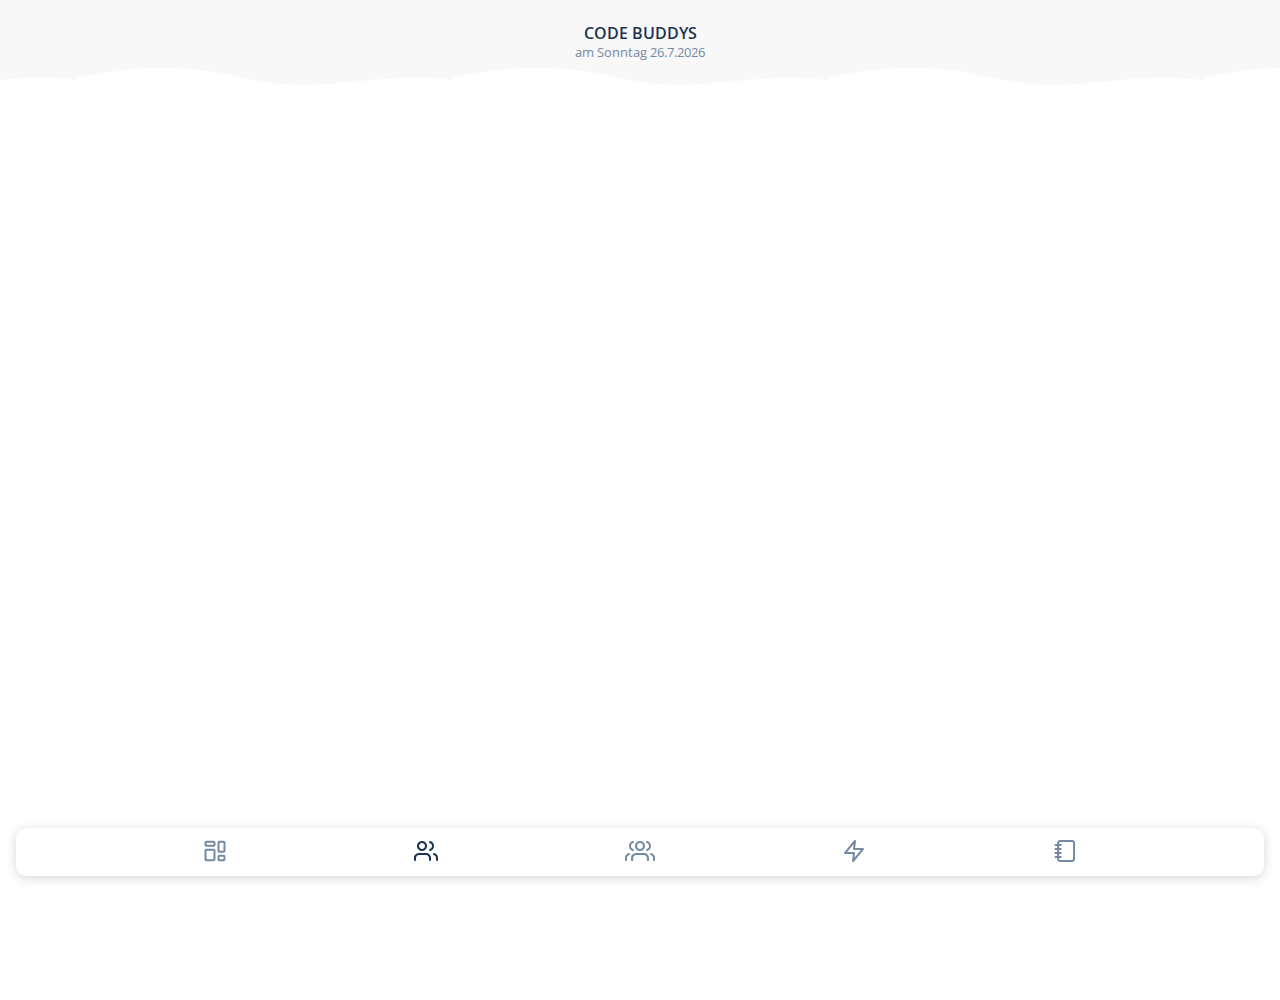
<file: src/buddys.html>
<!DOCTYPE html>
<html lang="en">
  <head>
    <meta charset="UTF-8" />
    <meta http-equiv="X-UA-Compatible" content="IE=edge" />
    <meta name="viewport" content="width=device-width, initial-scale=1.0" />

    <link rel="preconnect" href="https://fonts.googleapis.com" />
    <link rel="preconnect" href="https://fonts.gstatic.com" crossorigin />
    <link
      href="https://fonts.googleapis.com/css2?family=Open+Sans:wght@400;600;700&display=swap"
      rel="stylesheet"
    />

    <link rel="stylesheet" href="./css/styles.css" />
    <script src="./javascript/buddysAPI.js" defer></script>
    <title>Buddys</title>
  </head>

  <body>
    <header>
      <h1>CODE BUDDYS</h1>
    </header>
    <body>
      <main>


      </main>
    </body>

    <footer class="footer-teams">
      <!--Gibt es diese Klasse?-->
      <a href="/src/index.html" class="active">
        <svg
          class="not-active"
          width="24"
          height="24"
          viewBox="0 0 24 24"
          fill="none"
          xmlns="http://www.w3.org/2000/svg"
        >
          <path
            fill-rule="currentColor"
            d="M10.5 9.75C11.5544 9.75 12.4182 10.5659 12.4945 11.6007L12.5 11.75V20.25C12.5 21.3044 11.6841 22.1682 10.6493 22.2445L10.5 22.25H3.5C2.44564 22.25 1.58183 21.4341 1.50549 20.3993L1.5 20.25V11.75C1.5 10.6956 2.31588 9.83183 3.35074 9.75549L3.5 9.75H10.5ZM20.5 15.75C21.5544 15.75 22.4182 16.5659 22.4945 17.6007L22.5 17.75V20.25C22.5 21.3044 21.6841 22.1682 20.6493 22.2445L20.5 22.25H16.5C15.4456 22.25 14.5818 21.4341 14.5055 20.3993L14.5 20.25V17.75C14.5 16.6956 15.3159 15.8318 16.3507 15.7555L16.5 15.75H20.5ZM10.5 11.75H3.5V20.25H10.5V11.75ZM20.5 17.75H16.5V20.25H20.5V17.75ZM20.5 1.75C21.5544 1.75 22.4182 2.56588 22.4945 3.60074L22.5 3.75V11.75C22.5 12.8044 21.6841 13.6682 20.6493 13.7445L20.5 13.75H16.5C15.4456 13.75 14.5818 12.9341 14.5055 11.8993L14.5 11.75V3.75C14.5 2.69564 15.3159 1.83183 16.3507 1.75549L16.5 1.75H20.5ZM20.5 3.75H16.5V11.75H20.5V3.75ZM10.5 1.75C11.5544 1.75 12.4182 2.56588 12.4945 3.60074L12.5 3.75V5.75C12.5 6.80436 11.6841 7.66817 10.6493 7.74451L10.5 7.75H3.5C2.44564 7.75 1.58183 6.93412 1.50549 5.89926L1.5 5.75V3.75C1.5 2.69564 2.31588 1.83183 3.35074 1.75549L3.5 1.75H10.5ZM10.5 3.75H3.5V5.75H10.5V3.75Z"
          />
        </svg>
      </a>
      <a href="/src/buddys.html">
        <svg
          class="active"
          width="24"
          height="24"
          viewBox="0 0 24 24"
          fill="none"
          xmlns="http://www.w3.org/2000/svg"
        >
          <path
            d="M12 14.0002C14.6888 14.0002 16.8818 16.1226 16.9954 18.7834L17 19.0002V21.0002C17 21.5525 16.5523 22.0002 16 22.0002C15.4872 22.0002 15.0645 21.6142 15.0067 21.1169L15 21.0002V19.0002C15 17.4026 13.7511 16.0966 12.1763 16.0053L12 16.0002H5C3.40232 16.0002 2.09634 17.2492 2.00509 18.824L2 19.0002V21.0002C2 21.5525 1.55228 22.0002 1 22.0002C0.487164 22.0002 0.0644928 21.6142 0.00672773 21.1169L0 21.0002V19.0002C0 16.3115 2.12231 14.1184 4.78311 14.0049L5 14.0002H12ZM20.2552 14.0334C22.3885 14.5964 23.8951 16.508 23.9947 18.7255L24 18.956V21.0002C24 21.5525 23.5523 22.0002 23 22.0002C22.4872 22.0002 22.0645 21.6142 22.0067 21.1169L22 21.0002V18.9567C21.999 17.544 21.0679 16.3163 19.7448 15.9671C19.2108 15.8262 18.8922 15.2791 19.0331 14.7451C19.174 14.2111 19.7212 13.8924 20.2552 14.0334ZM8 2.00025C10.7614 2.00025 13 4.23882 13 7.00025C13 9.76167 10.7614 12.0002 8 12.0002C5.23858 12.0002 3 9.76167 3 7.00025C3 4.23882 5.23858 2.00025 8 2.00025ZM16.2562 2.03361C18.4649 2.61892 20 4.66566 20 7.00025C20 9.33483 18.4649 11.3816 16.2562 11.9669C15.7223 12.1084 15.1748 11.7903 15.0334 11.2564C14.8919 10.7225 15.21 10.1751 15.7439 10.0336C17.0657 9.68334 18 8.43755 18 7.00025C18 5.56294 17.0657 4.31715 15.7439 3.96688C15.21 3.82542 14.8919 3.27796 15.0334 2.7441C15.1748 2.21024 15.7223 1.89214 16.2562 2.03361ZM8 4.00025C6.34315 4.00025 5 5.34339 5 7.00025C5 8.6571 6.34315 10.0002 8 10.0002C9.65685 10.0002 11 8.6571 11 7.00025C11 5.34339 9.65685 4.00025 8 4.00025Z"
          />
        </svg>
      </a>
      <a href="/src/teams.html">
        <svg
          class="not-active"
          width="30"
          height="24"
          viewBox="0 0 30 24"
          fill="none"
          xmlns="http://www.w3.org/2000/svg"
        >
          <path
            d="M18.7059 14.0002C21.5528 14.0002 23.8749 16.1226 23.9951 18.7834L24 19.0002V21.0002C24 21.5525 23.5259 22.0002 22.9412 22.0002C22.3982 22.0002 21.9506 21.6142 21.8895 21.1169L21.8824 21.0002V19.0002C21.8824 17.4026 20.56 16.0966 18.8925 16.0053L18.7059 16.0002H11.2941C9.60246 16.0002 8.21965 17.2492 8.12304 18.824L8.11765 19.0002V21.0002C8.11765 21.5525 7.6436 22.0002 7.05882 22.0002C6.51582 22.0002 6.06829 21.6142 6.00712 21.1169L6 21.0002V19.0002C6 16.3115 8.24715 14.1184 11.0645 14.0049L11.2941 14.0002H18.7059ZM3.74482 14.0334C4.27882 13.8924 4.82596 14.2111 4.96689 14.7451C5.10783 15.2791 4.78918 15.8262 4.25518 15.9671C2.98959 16.3012 2.08273 17.4389 2.00536 18.7735L2 18.9567L2 21.0002L1.99327 21.1169C1.93551 21.6142 1.51284 22.0002 1 22.0002C0.487164 22.0002 0.0644928 21.6142 0.00672773 21.1169L0 21.0002V18.956L0.00525209 18.7255C0.104851 16.508 1.61151 14.5964 3.74482 14.0334ZM26.2554 14.0334C28.3887 14.5964 29.8954 16.508 29.995 18.7255L30.0002 18.956V21.0002C30.0002 21.5525 29.5525 22.0002 29.0002 22.0002C28.4874 22.0002 28.0647 21.6142 28.007 21.1169L28.0002 21.0002V18.9567C27.9992 17.544 27.0682 16.3163 25.7451 15.9671C25.2111 15.8262 24.8924 15.2791 25.0334 14.7451C25.1743 14.2111 25.7214 13.8924 26.2554 14.0334ZM15.0002 2.00025C17.7617 2.00025 20.0002 4.23882 20.0002 7.00025C20.0002 9.76167 17.7617 12.0002 15.0002 12.0002C12.2388 12.0002 10.0002 9.76167 10.0002 7.00025C10.0002 4.23882 12.2388 2.00025 15.0002 2.00025ZM7.74385 2.03361C8.27771 1.89214 8.82517 2.21024 8.96664 2.7441C9.1081 3.27796 8.79001 3.82542 8.25615 3.96688C6.93434 4.31715 6 5.56294 6 7.00025C6 8.43755 6.93434 9.68334 8.25615 10.0336C8.79001 10.1751 9.1081 10.7225 8.96664 11.2564C8.82517 11.7903 8.27771 12.1084 7.74385 11.9669C5.53506 11.3816 4 9.33483 4 7.00025C4 4.66566 5.53506 2.61892 7.74385 2.03361ZM22.2564 2.03361C24.4652 2.61892 26.0002 4.66566 26.0002 7.00025C26.0002 9.33483 24.4652 11.3816 22.2564 11.9669C21.7225 12.1084 21.1751 11.7903 21.0336 11.2564C20.8921 10.7225 21.2102 10.1751 21.7441 10.0336C23.0659 9.68334 24.0002 8.43755 24.0002 7.00025C24.0002 5.56294 23.0659 4.31715 21.7441 3.96688C21.2102 3.82542 20.8921 3.27796 21.0336 2.7441C21.1751 2.21024 21.7225 1.89214 22.2564 2.03361ZM15.0002 4.00025C13.3434 4.00025 12.0002 5.34339 12.0002 7.00025C12.0002 8.6571 13.3434 10.0002 15.0002 10.0002C16.6571 10.0002 18.0002 8.6571 18.0002 7.00025C18.0002 5.34339 16.6571 4.00025 15.0002 4.00025Z"
          />
        </svg>
      </a>
      <a href="/src/energy.html">
        <svg
          class="not-active"
          width="24"
          height="24"
          viewBox="0 0 24 24"
          fill="none"
          xmlns="http://www.w3.org/2000/svg"
        >
          <path
            d="M2.23369 13.3631L2.16585 13.4538C1.73382 14.1022 2.19261 15.0032 3.00191 15.0032H10.8679L10.0096 21.8792C9.88578 22.87 11.1309 23.4105 11.7701 22.6434L21.7701 10.6434L21.838 10.5526C22.27 9.90424 21.8112 9.00324 21.0019 9.00324H13.1349L13.9942 2.12727C14.118 1.13644 12.8729 0.59595 12.2337 1.36305L2.23369 13.3631ZM11.5859 5.26424L11.0096 9.8792L11.0018 9.99751C10.9977 10.544 11.4405 11.0032 12.0019 11.0032H18.8659L12.4169 18.7412L12.9942 14.1273L13.002 14.009C13.0061 13.4625 12.5633 13.0032 12.0019 13.0032H5.13691L11.5859 5.26424Z"
          />
        </svg>
      </a>
      <a href="/src/journal.html">
        <svg
          class="not-active"
          width="24"
          height="24"
          viewBox="0 0 24 24"
          fill="none"
          xmlns="http://www.w3.org/2000/svg"
        >
          <path
            d="M19.0714 1C20.6691 1 21.9751 2.24892 22.0663 3.82373L22.0714 4V20C22.0714 21.5977 20.8225 22.9037 19.2477 22.9949L19.0714 23H7.07143C5.47375 23 4.16777 21.7511 4.07652 20.1763L4.07143 20L4.071 19H2.5C1.94772 19 1.5 18.5523 1.5 18C1.5 17.4872 1.88604 17.0645 2.38338 17.0067L2.5 17H4.071V15H2.5C1.94772 15 1.5 14.5523 1.5 14C1.5 13.4872 1.88604 13.0645 2.38338 13.0067L2.5 13H4.071V11H2.5C1.94772 11 1.5 10.5523 1.5 10C1.5 9.48716 1.88604 9.06449 2.38338 9.00673L2.5 9H4.071V7H2.5C1.94772 7 1.5 6.55228 1.5 6C1.5 5.48716 1.88604 5.06449 2.38338 5.00673L2.5 5H4.071L4.07143 4C4.07143 2.40232 5.32035 1.09634 6.89516 1.00509L7.07143 1H19.0714ZM19.0714 3H7.07143C6.55859 3 6.13592 3.38604 6.07816 3.88338L6.07143 4L6.071 5H7.64286C8.19514 5 8.64286 5.44772 8.64286 6C8.64286 6.51284 8.25682 6.93551 7.75948 6.99327L7.64286 7H6.071V9H7.64286C8.19514 9 8.64286 9.44772 8.64286 10C8.64286 10.5128 8.25682 10.9355 7.75948 10.9933L7.64286 11H6.071V13H7.64286C8.19514 13 8.64286 13.4477 8.64286 14C8.64286 14.5128 8.25682 14.9355 7.75948 14.9933L7.64286 15H6.071V17H7.64286C8.19514 17 8.64286 17.4477 8.64286 18C8.64286 18.5128 8.25682 18.9355 7.75948 18.9933L7.64286 19H6.071L6.07143 20C6.07143 20.5128 6.45747 20.9355 6.95481 20.9933L7.07143 21H19.0714C19.5843 21 20.0069 20.614 20.0647 20.1166L20.0714 20V4C20.0714 3.48716 19.6854 3.06449 19.188 3.00673L19.0714 3Z"
          />
        </svg>
      </a>
    </footer>
  </body>
</html>
</file>
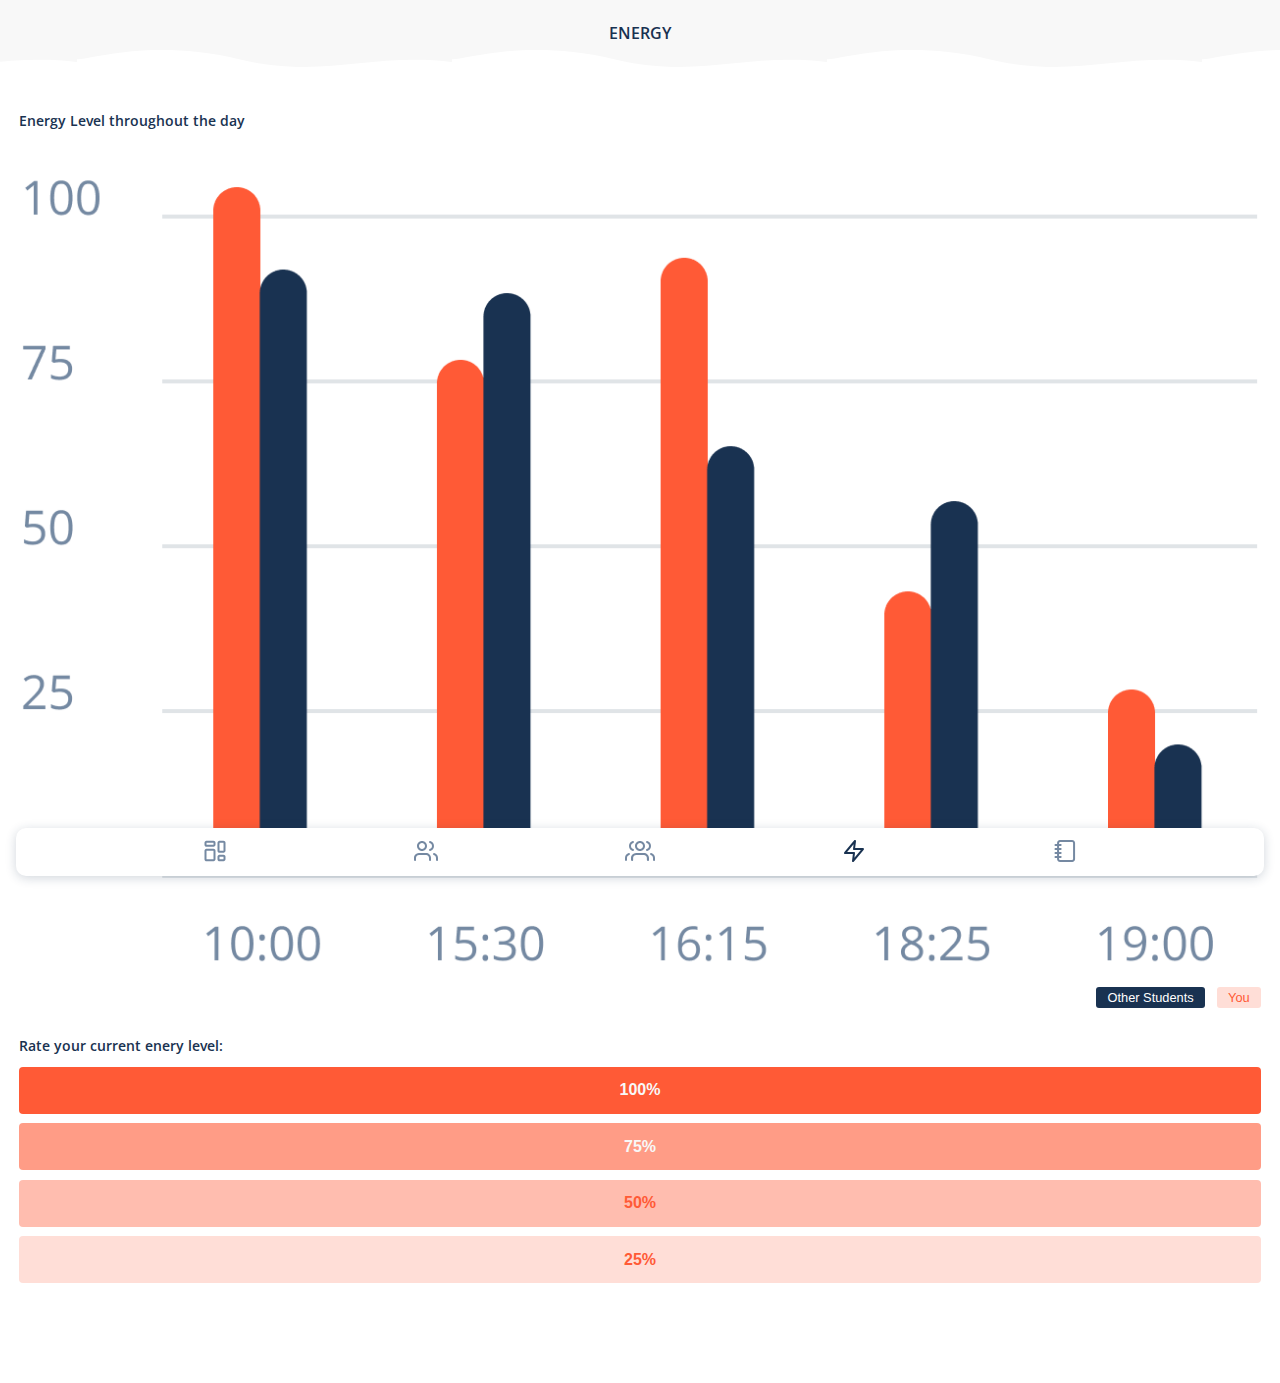
<file: src/energy.html>
<!DOCTYPE html>
<html lang="en">
  <head>
    <meta charset="UTF-8" />
    <meta http-equiv="X-UA-Compatible" content="IE=edge" />
    <meta name="viewport" content="width=device-width, initial-scale=1.0" />

    <link rel="preconnect" href="https://fonts.googleapis.com" />
    <link rel="preconnect" href="https://fonts.gstatic.com" crossorigin />
    <link
      href="https://fonts.googleapis.com/css2?family=Open+Sans:wght@400;500;600;700;800&display=swap"
      rel="stylesheet"
    />

    <link rel="stylesheet" href="./css/styles.css" />

    <title>Energy</title>
  </head>
  <body>
    <header>
      <h1>ENERGY</h1>
    </header>
    <main class="energy">
      <section class="energy__infographic">
        <h2>Energy Level throughout the day</h2>
        <img
          src="./image/enery-level__infographic.png"
          alt="Infographic of your enery level" 
        />
        <div class="energy__infographic--button">
          <button class="infographic__button--students">Other Students</button>
          <button class="infographic__button--you">You</button>
        </div>
      </section>

      <section class="energy__level"> <!--Gibt es die Klasse energy__level?-->
        <h2>Rate your current enery level:</h2> 
        <div class="energy__level-btn">
          <button class="energy__level-btn-100">100%</button>
          <button class="energy__level-btn-75">75%</button>
          <button class="energy__level-btn-50">50%</button>
          <button class="energy__level-btn-25">25%</button>
        </div>
      </section>
    </main>
    <footer class="footer-energy">

        <a href="./index.html">
          <svg
          class="not-active"
          width="24"
          height="24"
            viewBox="0 0 24 24"
            fill="none"
            xmlns="http://www.w3.org/2000/svg"
          >
            <path
              fill-rule="currentColor"
              d="M10.5 9.75C11.5544 9.75 12.4182 10.5659 12.4945 11.6007L12.5 11.75V20.25C12.5 21.3044 11.6841 22.1682 10.6493 22.2445L10.5 22.25H3.5C2.44564 22.25 1.58183 21.4341 1.50549 20.3993L1.5 20.25V11.75C1.5 10.6956 2.31588 9.83183 3.35074 9.75549L3.5 9.75H10.5ZM20.5 15.75C21.5544 15.75 22.4182 16.5659 22.4945 17.6007L22.5 17.75V20.25C22.5 21.3044 21.6841 22.1682 20.6493 22.2445L20.5 22.25H16.5C15.4456 22.25 14.5818 21.4341 14.5055 20.3993L14.5 20.25V17.75C14.5 16.6956 15.3159 15.8318 16.3507 15.7555L16.5 15.75H20.5ZM10.5 11.75H3.5V20.25H10.5V11.75ZM20.5 17.75H16.5V20.25H20.5V17.75ZM20.5 1.75C21.5544 1.75 22.4182 2.56588 22.4945 3.60074L22.5 3.75V11.75C22.5 12.8044 21.6841 13.6682 20.6493 13.7445L20.5 13.75H16.5C15.4456 13.75 14.5818 12.9341 14.5055 11.8993L14.5 11.75V3.75C14.5 2.69564 15.3159 1.83183 16.3507 1.75549L16.5 1.75H20.5ZM20.5 3.75H16.5V11.75H20.5V3.75ZM10.5 1.75C11.5544 1.75 12.4182 2.56588 12.4945 3.60074L12.5 3.75V5.75C12.5 6.80436 11.6841 7.66817 10.6493 7.74451L10.5 7.75H3.5C2.44564 7.75 1.58183 6.93412 1.50549 5.89926L1.5 5.75V3.75C1.5 2.69564 2.31588 1.83183 3.35074 1.75549L3.5 1.75H10.5ZM10.5 3.75H3.5V5.75H10.5V3.75Z"
              
            />
          </svg>
        </a>
        <a href="./buddys.html">
          <svg
          class="not-active"
            width="24"
            height="24"
            viewBox="0 0 24 24"
            fill="none"
            xmlns="http://www.w3.org/2000/svg"
          >
            <path
              d="M12 14.0002C14.6888 14.0002 16.8818 16.1226 16.9954 18.7834L17 19.0002V21.0002C17 21.5525 16.5523 22.0002 16 22.0002C15.4872 22.0002 15.0645 21.6142 15.0067 21.1169L15 21.0002V19.0002C15 17.4026 13.7511 16.0966 12.1763 16.0053L12 16.0002H5C3.40232 16.0002 2.09634 17.2492 2.00509 18.824L2 19.0002V21.0002C2 21.5525 1.55228 22.0002 1 22.0002C0.487164 22.0002 0.0644928 21.6142 0.00672773 21.1169L0 21.0002V19.0002C0 16.3115 2.12231 14.1184 4.78311 14.0049L5 14.0002H12ZM20.2552 14.0334C22.3885 14.5964 23.8951 16.508 23.9947 18.7255L24 18.956V21.0002C24 21.5525 23.5523 22.0002 23 22.0002C22.4872 22.0002 22.0645 21.6142 22.0067 21.1169L22 21.0002V18.9567C21.999 17.544 21.0679 16.3163 19.7448 15.9671C19.2108 15.8262 18.8922 15.2791 19.0331 14.7451C19.174 14.2111 19.7212 13.8924 20.2552 14.0334ZM8 2.00025C10.7614 2.00025 13 4.23882 13 7.00025C13 9.76167 10.7614 12.0002 8 12.0002C5.23858 12.0002 3 9.76167 3 7.00025C3 4.23882 5.23858 2.00025 8 2.00025ZM16.2562 2.03361C18.4649 2.61892 20 4.66566 20 7.00025C20 9.33483 18.4649 11.3816 16.2562 11.9669C15.7223 12.1084 15.1748 11.7903 15.0334 11.2564C14.8919 10.7225 15.21 10.1751 15.7439 10.0336C17.0657 9.68334 18 8.43755 18 7.00025C18 5.56294 17.0657 4.31715 15.7439 3.96688C15.21 3.82542 14.8919 3.27796 15.0334 2.7441C15.1748 2.21024 15.7223 1.89214 16.2562 2.03361ZM8 4.00025C6.34315 4.00025 5 5.34339 5 7.00025C5 8.6571 6.34315 10.0002 8 10.0002C9.65685 10.0002 11 8.6571 11 7.00025C11 5.34339 9.65685 4.00025 8 4.00025Z"
            />
          </svg>
        </a>
        <a href="./teams.html">
          <svg
          class="not-active"
            width="30"
            height="24"
            viewBox="0 0 30 24"
            fill="none"
            xmlns="http://www.w3.org/2000/svg"
          >
            <path  
              d="M18.7059 14.0002C21.5528 14.0002 23.8749 16.1226 23.9951 18.7834L24 19.0002V21.0002C24 21.5525 23.5259 22.0002 22.9412 22.0002C22.3982 22.0002 21.9506 21.6142 21.8895 21.1169L21.8824 21.0002V19.0002C21.8824 17.4026 20.56 16.0966 18.8925 16.0053L18.7059 16.0002H11.2941C9.60246 16.0002 8.21965 17.2492 8.12304 18.824L8.11765 19.0002V21.0002C8.11765 21.5525 7.6436 22.0002 7.05882 22.0002C6.51582 22.0002 6.06829 21.6142 6.00712 21.1169L6 21.0002V19.0002C6 16.3115 8.24715 14.1184 11.0645 14.0049L11.2941 14.0002H18.7059ZM3.74482 14.0334C4.27882 13.8924 4.82596 14.2111 4.96689 14.7451C5.10783 15.2791 4.78918 15.8262 4.25518 15.9671C2.98959 16.3012 2.08273 17.4389 2.00536 18.7735L2 18.9567L2 21.0002L1.99327 21.1169C1.93551 21.6142 1.51284 22.0002 1 22.0002C0.487164 22.0002 0.0644928 21.6142 0.00672773 21.1169L0 21.0002V18.956L0.00525209 18.7255C0.104851 16.508 1.61151 14.5964 3.74482 14.0334ZM26.2554 14.0334C28.3887 14.5964 29.8954 16.508 29.995 18.7255L30.0002 18.956V21.0002C30.0002 21.5525 29.5525 22.0002 29.0002 22.0002C28.4874 22.0002 28.0647 21.6142 28.007 21.1169L28.0002 21.0002V18.9567C27.9992 17.544 27.0682 16.3163 25.7451 15.9671C25.2111 15.8262 24.8924 15.2791 25.0334 14.7451C25.1743 14.2111 25.7214 13.8924 26.2554 14.0334ZM15.0002 2.00025C17.7617 2.00025 20.0002 4.23882 20.0002 7.00025C20.0002 9.76167 17.7617 12.0002 15.0002 12.0002C12.2388 12.0002 10.0002 9.76167 10.0002 7.00025C10.0002 4.23882 12.2388 2.00025 15.0002 2.00025ZM7.74385 2.03361C8.27771 1.89214 8.82517 2.21024 8.96664 2.7441C9.1081 3.27796 8.79001 3.82542 8.25615 3.96688C6.93434 4.31715 6 5.56294 6 7.00025C6 8.43755 6.93434 9.68334 8.25615 10.0336C8.79001 10.1751 9.1081 10.7225 8.96664 11.2564C8.82517 11.7903 8.27771 12.1084 7.74385 11.9669C5.53506 11.3816 4 9.33483 4 7.00025C4 4.66566 5.53506 2.61892 7.74385 2.03361ZM22.2564 2.03361C24.4652 2.61892 26.0002 4.66566 26.0002 7.00025C26.0002 9.33483 24.4652 11.3816 22.2564 11.9669C21.7225 12.1084 21.1751 11.7903 21.0336 11.2564C20.8921 10.7225 21.2102 10.1751 21.7441 10.0336C23.0659 9.68334 24.0002 8.43755 24.0002 7.00025C24.0002 5.56294 23.0659 4.31715 21.7441 3.96688C21.2102 3.82542 20.8921 3.27796 21.0336 2.7441C21.1751 2.21024 21.7225 1.89214 22.2564 2.03361ZM15.0002 4.00025C13.3434 4.00025 12.0002 5.34339 12.0002 7.00025C12.0002 8.6571 13.3434 10.0002 15.0002 10.0002C16.6571 10.0002 18.0002 8.6571 18.0002 7.00025C18.0002 5.34339 16.6571 4.00025 15.0002 4.00025Z"
              
            />
          </svg>
        </a>
        <a  href="#">
          <svg
            class="active"
            width="24"
            height="24"
            viewBox="0 0 24 24"
            fill="none"
            xmlns="http://www.w3.org/2000/svg"
          >
            <path
              d="M2.23369 13.3631L2.16585 13.4538C1.73382 14.1022 2.19261 15.0032 3.00191 15.0032H10.8679L10.0096 21.8792C9.88578 22.87 11.1309 23.4105 11.7701 22.6434L21.7701 10.6434L21.838 10.5526C22.27 9.90424 21.8112 9.00324 21.0019 9.00324H13.1349L13.9942 2.12727C14.118 1.13644 12.8729 0.59595 12.2337 1.36305L2.23369 13.3631ZM11.5859 5.26424L11.0096 9.8792L11.0018 9.99751C10.9977 10.544 11.4405 11.0032 12.0019 11.0032H18.8659L12.4169 18.7412L12.9942 14.1273L13.002 14.009C13.0061 13.4625 12.5633 13.0032 12.0019 13.0032H5.13691L11.5859 5.26424Z"
            />
          </svg>
        </a>
        <a href="./journal.html">
          <svg
          class="not-active"
          width="24"
          height="24"
            viewBox="0 0 24 24"
            fill="none"
            xmlns="http://www.w3.org/2000/svg"
          >
            <path
              d="M19.0714 1C20.6691 1 21.9751 2.24892 22.0663 3.82373L22.0714 4V20C22.0714 21.5977 20.8225 22.9037 19.2477 22.9949L19.0714 23H7.07143C5.47375 23 4.16777 21.7511 4.07652 20.1763L4.07143 20L4.071 19H2.5C1.94772 19 1.5 18.5523 1.5 18C1.5 17.4872 1.88604 17.0645 2.38338 17.0067L2.5 17H4.071V15H2.5C1.94772 15 1.5 14.5523 1.5 14C1.5 13.4872 1.88604 13.0645 2.38338 13.0067L2.5 13H4.071V11H2.5C1.94772 11 1.5 10.5523 1.5 10C1.5 9.48716 1.88604 9.06449 2.38338 9.00673L2.5 9H4.071V7H2.5C1.94772 7 1.5 6.55228 1.5 6C1.5 5.48716 1.88604 5.06449 2.38338 5.00673L2.5 5H4.071L4.07143 4C4.07143 2.40232 5.32035 1.09634 6.89516 1.00509L7.07143 1H19.0714ZM19.0714 3H7.07143C6.55859 3 6.13592 3.38604 6.07816 3.88338L6.07143 4L6.071 5H7.64286C8.19514 5 8.64286 5.44772 8.64286 6C8.64286 6.51284 8.25682 6.93551 7.75948 6.99327L7.64286 7H6.071V9H7.64286C8.19514 9 8.64286 9.44772 8.64286 10C8.64286 10.5128 8.25682 10.9355 7.75948 10.9933L7.64286 11H6.071V13H7.64286C8.19514 13 8.64286 13.4477 8.64286 14C8.64286 14.5128 8.25682 14.9355 7.75948 14.9933L7.64286 15H6.071V17H7.64286C8.19514 17 8.64286 17.4477 8.64286 18C8.64286 18.5128 8.25682 18.9355 7.75948 18.9933L7.64286 19H6.071L6.07143 20C6.07143 20.5128 6.45747 20.9355 6.95481 20.9933L7.07143 21H19.0714C19.5843 21 20.0069 20.614 20.0647 20.1166L20.0714 20V4C20.0714 3.48716 19.6854 3.06449 19.188 3.00673L19.0714 3Z"
            />
          </svg>
        </a>
      </footer>
  </body>
</html>
</file>
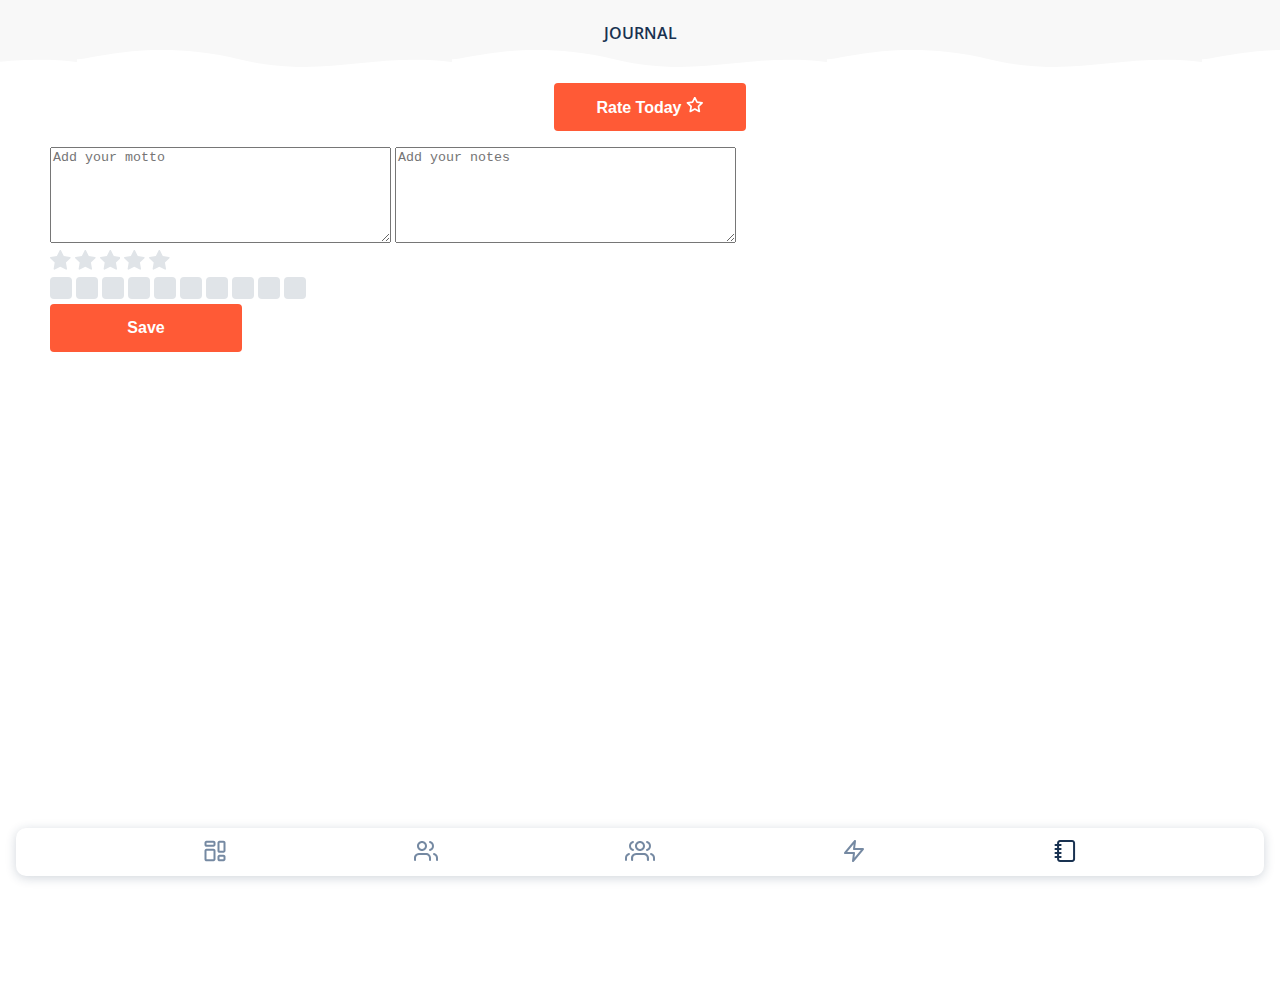
<file: src/journal.html>
<!DOCTYPE html>
<html lang="en">
  <head>
    <meta charset="UTF-8" />
    <meta http-equiv="X-UA-Compatible" content="IE=edge" />
    <meta name="viewport" content="width=device-width, initial-scale=1.0" />

    <link rel="preconnect" href="https://fonts.googleapis.com" />
    <link rel="preconnect" href="https://fonts.gstatic.com" crossorigin />
    <link
      href="https://fonts.googleapis.com/css2?family=Open+Sans:wght@400;500;600;700;800&display=swap"
      rel="stylesheet"
    />
    <link rel="stylesheet" href="./css/styles.css" />
    <script src="javascript/ratings.js" defer></script>

    <title>Journal</title>
  </head>

  <body>
    <header>
      <h1>JOURNAL</h1>
    </header>
    <main class="journal-container">
      <div class="rate__button">
        <button class="rate__button--button">
          Rate Today

          <svg
            class="rate__button--star"
            width="1em"
            viewBox="0 0 21 19"
            fill="none"
            xmlns="http://www.w3.org/2000/svg"
          >
            <path
              fill-rule="evenodd"
              clip-rule="evenodd"
              d="M10.5 0.6875L13.2038 6.15924L19.25 7.04206L14.875 11.2988L15.9075 17.3125L10.5 14.4717L5.0925 17.3125L6.125 11.2988L1.75 7.04206L7.79625 6.15924L10.5 0.6875V0.6875Z"
              stroke="white"
              stroke-width="2"
              stroke-linecap="round"
              stroke-linejoin="round"
            />
          </svg>
        </button>
      </div>



    </div>
    <div class=journal-entry></div>


    <form class='form'>
          <textarea name="motto" id="id-motto" cols="40" rows="6" placeholder="Add your motto"></textarea>
          <textarea name="notes" id="id-notes" cols="40" rows="6" placeholder="Add your notes"></textarea>
          
          <div class="rating-star">
            <svg class='rating-star'  width="1.3em" height="24" viewBox="0 0 25 24" fill=""xmlns="http://www.w3.org/2000/svg"><path d="M8.23458 7.2288L0.825543 8.30177L0.71598 8.32379C0.00767595 8.50741 -0.252463 9.41029 0.291856 9.93924L5.65288 15.1498L4.38762 22.5059L4.37507 22.6116C4.32751 23.3425 5.11049 23.8714 5.78483 23.5179L12.4119 20.0448L19.039 23.5179L19.136 23.5625C19.8185 23.8334 20.565 23.2545 20.4362 22.5059L19.17 15.1498L24.532 9.93924L24.6076 9.85723C25.0724 9.29362 24.7505 8.41074 23.9983 8.30177L16.5883 7.2288L13.2754 0.535137C12.9222 -0.178379 11.9016 -0.178379 11.5484 0.535137L8.23458 7.2288Z"/></svg>
            <svg class='rating-star'  width="1.3em" height="24" viewBox="0 0 25 24" fill=""xmlns="http://www.w3.org/2000/svg"><path d="M8.23458 7.2288L0.825543 8.30177L0.71598 8.32379C0.00767595 8.50741 -0.252463 9.41029 0.291856 9.93924L5.65288 15.1498L4.38762 22.5059L4.37507 22.6116C4.32751 23.3425 5.11049 23.8714 5.78483 23.5179L12.4119 20.0448L19.039 23.5179L19.136 23.5625C19.8185 23.8334 20.565 23.2545 20.4362 22.5059L19.17 15.1498L24.532 9.93924L24.6076 9.85723C25.0724 9.29362 24.7505 8.41074 23.9983 8.30177L16.5883 7.2288L13.2754 0.535137C12.9222 -0.178379 11.9016 -0.178379 11.5484 0.535137L8.23458 7.2288Z"/></svg>
            <svg class='rating-star'  width="1.3em" height="24" viewBox="0 0 25 24" fill=""xmlns="http://www.w3.org/2000/svg"><path d="M8.23458 7.2288L0.825543 8.30177L0.71598 8.32379C0.00767595 8.50741 -0.252463 9.41029 0.291856 9.93924L5.65288 15.1498L4.38762 22.5059L4.37507 22.6116C4.32751 23.3425 5.11049 23.8714 5.78483 23.5179L12.4119 20.0448L19.039 23.5179L19.136 23.5625C19.8185 23.8334 20.565 23.2545 20.4362 22.5059L19.17 15.1498L24.532 9.93924L24.6076 9.85723C25.0724 9.29362 24.7505 8.41074 23.9983 8.30177L16.5883 7.2288L13.2754 0.535137C12.9222 -0.178379 11.9016 -0.178379 11.5484 0.535137L8.23458 7.2288Z"/></svg>
            <svg class='rating-star'  width="1.3em" height="24" viewBox="0 0 25 24" fill=""xmlns="http://www.w3.org/2000/svg"><path d="M8.23458 7.2288L0.825543 8.30177L0.71598 8.32379C0.00767595 8.50741 -0.252463 9.41029 0.291856 9.93924L5.65288 15.1498L4.38762 22.5059L4.37507 22.6116C4.32751 23.3425 5.11049 23.8714 5.78483 23.5179L12.4119 20.0448L19.039 23.5179L19.136 23.5625C19.8185 23.8334 20.565 23.2545 20.4362 22.5059L19.17 15.1498L24.532 9.93924L24.6076 9.85723C25.0724 9.29362 24.7505 8.41074 23.9983 8.30177L16.5883 7.2288L13.2754 0.535137C12.9222 -0.178379 11.9016 -0.178379 11.5484 0.535137L8.23458 7.2288Z"/></svg>
            <svg class='rating-star'  width="1.3em" height="24" viewBox="0 0 25 24" fill=""xmlns="http://www.w3.org/2000/svg"><path d="M8.23458 7.2288L0.825543 8.30177L0.71598 8.32379C0.00767595 8.50741 -0.252463 9.41029 0.291856 9.93924L5.65288 15.1498L4.38762 22.5059L4.37507 22.6116C4.32751 23.3425 5.11049 23.8714 5.78483 23.5179L12.4119 20.0448L19.039 23.5179L19.136 23.5625C19.8185 23.8334 20.565 23.2545 20.4362 22.5059L19.17 15.1498L24.532 9.93924L24.6076 9.85723C25.0724 9.29362 24.7505 8.41074 23.9983 8.30177L16.5883 7.2288L13.2754 0.535137C12.9222 -0.178379 11.9016 -0.178379 11.5484 0.535137L8.23458 7.2288Z"/></svg>
          </div>



          <div class="rating-square">
            <svg width="22" height="22" viewBox="0 0 22 22" fill=""xmlns="http://www.w3.org/2000/svg"><rect y="22" width="22" height="22" rx="4" transform="rotate(-90 0 22)"/></svg>
            <svg width="22" height="22" viewBox="0 0 22 22" fill=""xmlns="http://www.w3.org/2000/svg"><rect y="22" width="22" height="22" rx="4" transform="rotate(-90 0 22)"/></svg>
            <svg width="22" height="22" viewBox="0 0 22 22" fill=""xmlns="http://www.w3.org/2000/svg"><rect y="22" width="22" height="22" rx="4" transform="rotate(-90 0 22)"/></svg>
            <svg width="22" height="22" viewBox="0 0 22 22" fill=""xmlns="http://www.w3.org/2000/svg"><rect y="22" width="22" height="22" rx="4" transform="rotate(-90 0 22)"/></svg>
            <svg width="22" height="22" viewBox="0 0 22 22" fill=""xmlns="http://www.w3.org/2000/svg"><rect y="22" width="22" height="22" rx="4" transform="rotate(-90 0 22)"/></svg>
            <svg width="22" height="22" viewBox="0 0 22 22" fill=""xmlns="http://www.w3.org/2000/svg"><rect y="22" width="22" height="22" rx="4" transform="rotate(-90 0 22)"/></svg>
            <svg width="22" height="22" viewBox="0 0 22 22" fill=""xmlns="http://www.w3.org/2000/svg"><rect y="22" width="22" height="22" rx="4" transform="rotate(-90 0 22)"/></svg>
            <svg width="22" height="22" viewBox="0 0 22 22" fill=""xmlns="http://www.w3.org/2000/svg"><rect y="22" width="22" height="22" rx="4" transform="rotate(-90 0 22)"/></svg>
            <svg width="22" height="22" viewBox="0 0 22 22" fill=""xmlns="http://www.w3.org/2000/svg"><rect y="22" width="22" height="22" rx="4" transform="rotate(-90 0 22)"/></svg>
            <svg width="22" height="22" viewBox="0 0 22 22" fill=""xmlns="http://www.w3.org/2000/svg"><rect y="22" width="22" height="22" rx="4" transform="rotate(-90 0 22)"/></svg>  
          </div>  


          
          <button class="rate__button--button">Save</button>


    </form>

  
 
    </main>
    <footer class="footer-index">
      <a href="/src/index.html">
        <svg
          class="not-active"
          width="24"
          height="24"
          viewBox="0 0 24 24"
          fill="none"
          xmlns="http://www.w3.org/2000/svg"
        >
          <path
            fill-rule="currentColor"
            d="M10.5 9.75C11.5544 9.75 12.4182 10.5659 12.4945 11.6007L12.5 11.75V20.25C12.5 21.3044 11.6841 22.1682 10.6493 22.2445L10.5 22.25H3.5C2.44564 22.25 1.58183 21.4341 1.50549 20.3993L1.5 20.25V11.75C1.5 10.6956 2.31588 9.83183 3.35074 9.75549L3.5 9.75H10.5ZM20.5 15.75C21.5544 15.75 22.4182 16.5659 22.4945 17.6007L22.5 17.75V20.25C22.5 21.3044 21.6841 22.1682 20.6493 22.2445L20.5 22.25H16.5C15.4456 22.25 14.5818 21.4341 14.5055 20.3993L14.5 20.25V17.75C14.5 16.6956 15.3159 15.8318 16.3507 15.7555L16.5 15.75H20.5ZM10.5 11.75H3.5V20.25H10.5V11.75ZM20.5 17.75H16.5V20.25H20.5V17.75ZM20.5 1.75C21.5544 1.75 22.4182 2.56588 22.4945 3.60074L22.5 3.75V11.75C22.5 12.8044 21.6841 13.6682 20.6493 13.7445L20.5 13.75H16.5C15.4456 13.75 14.5818 12.9341 14.5055 11.8993L14.5 11.75V3.75C14.5 2.69564 15.3159 1.83183 16.3507 1.75549L16.5 1.75H20.5ZM20.5 3.75H16.5V11.75H20.5V3.75ZM10.5 1.75C11.5544 1.75 12.4182 2.56588 12.4945 3.60074L12.5 3.75V5.75C12.5 6.80436 11.6841 7.66817 10.6493 7.74451L10.5 7.75H3.5C2.44564 7.75 1.58183 6.93412 1.50549 5.89926L1.5 5.75V3.75C1.5 2.69564 2.31588 1.83183 3.35074 1.75549L3.5 1.75H10.5ZM10.5 3.75H3.5V5.75H10.5V3.75Z"
          />
        </svg>
      </a>
      <a href="/src/buddys.html">
        <svg
          class="not-active"
          width="24"
          height="24"
          viewBox="0 0 24 24"
          fill="none"
          xmlns="http://www.w3.org/2000/svg"
        >
          <path
            d="M12 14.0002C14.6888 14.0002 16.8818 16.1226 16.9954 18.7834L17 19.0002V21.0002C17 21.5525 16.5523 22.0002 16 22.0002C15.4872 22.0002 15.0645 21.6142 15.0067 21.1169L15 21.0002V19.0002C15 17.4026 13.7511 16.0966 12.1763 16.0053L12 16.0002H5C3.40232 16.0002 2.09634 17.2492 2.00509 18.824L2 19.0002V21.0002C2 21.5525 1.55228 22.0002 1 22.0002C0.487164 22.0002 0.0644928 21.6142 0.00672773 21.1169L0 21.0002V19.0002C0 16.3115 2.12231 14.1184 4.78311 14.0049L5 14.0002H12ZM20.2552 14.0334C22.3885 14.5964 23.8951 16.508 23.9947 18.7255L24 18.956V21.0002C24 21.5525 23.5523 22.0002 23 22.0002C22.4872 22.0002 22.0645 21.6142 22.0067 21.1169L22 21.0002V18.9567C21.999 17.544 21.0679 16.3163 19.7448 15.9671C19.2108 15.8262 18.8922 15.2791 19.0331 14.7451C19.174 14.2111 19.7212 13.8924 20.2552 14.0334ZM8 2.00025C10.7614 2.00025 13 4.23882 13 7.00025C13 9.76167 10.7614 12.0002 8 12.0002C5.23858 12.0002 3 9.76167 3 7.00025C3 4.23882 5.23858 2.00025 8 2.00025ZM16.2562 2.03361C18.4649 2.61892 20 4.66566 20 7.00025C20 9.33483 18.4649 11.3816 16.2562 11.9669C15.7223 12.1084 15.1748 11.7903 15.0334 11.2564C14.8919 10.7225 15.21 10.1751 15.7439 10.0336C17.0657 9.68334 18 8.43755 18 7.00025C18 5.56294 17.0657 4.31715 15.7439 3.96688C15.21 3.82542 14.8919 3.27796 15.0334 2.7441C15.1748 2.21024 15.7223 1.89214 16.2562 2.03361ZM8 4.00025C6.34315 4.00025 5 5.34339 5 7.00025C5 8.6571 6.34315 10.0002 8 10.0002C9.65685 10.0002 11 8.6571 11 7.00025C11 5.34339 9.65685 4.00025 8 4.00025Z"
          />
        </svg>
      </a>
      <a href="/src/teams.html">
        <svg
          class="not-active"
          width="30"
          height="24"
          viewBox="0 0 30 24"
          fill="none"
          xmlns="http://www.w3.org/2000/svg"
        >
          <path
            d="M18.7059 14.0002C21.5528 14.0002 23.8749 16.1226 23.9951 18.7834L24 19.0002V21.0002C24 21.5525 23.5259 22.0002 22.9412 22.0002C22.3982 22.0002 21.9506 21.6142 21.8895 21.1169L21.8824 21.0002V19.0002C21.8824 17.4026 20.56 16.0966 18.8925 16.0053L18.7059 16.0002H11.2941C9.60246 16.0002 8.21965 17.2492 8.12304 18.824L8.11765 19.0002V21.0002C8.11765 21.5525 7.6436 22.0002 7.05882 22.0002C6.51582 22.0002 6.06829 21.6142 6.00712 21.1169L6 21.0002V19.0002C6 16.3115 8.24715 14.1184 11.0645 14.0049L11.2941 14.0002H18.7059ZM3.74482 14.0334C4.27882 13.8924 4.82596 14.2111 4.96689 14.7451C5.10783 15.2791 4.78918 15.8262 4.25518 15.9671C2.98959 16.3012 2.08273 17.4389 2.00536 18.7735L2 18.9567L2 21.0002L1.99327 21.1169C1.93551 21.6142 1.51284 22.0002 1 22.0002C0.487164 22.0002 0.0644928 21.6142 0.00672773 21.1169L0 21.0002V18.956L0.00525209 18.7255C0.104851 16.508 1.61151 14.5964 3.74482 14.0334ZM26.2554 14.0334C28.3887 14.5964 29.8954 16.508 29.995 18.7255L30.0002 18.956V21.0002C30.0002 21.5525 29.5525 22.0002 29.0002 22.0002C28.4874 22.0002 28.0647 21.6142 28.007 21.1169L28.0002 21.0002V18.9567C27.9992 17.544 27.0682 16.3163 25.7451 15.9671C25.2111 15.8262 24.8924 15.2791 25.0334 14.7451C25.1743 14.2111 25.7214 13.8924 26.2554 14.0334ZM15.0002 2.00025C17.7617 2.00025 20.0002 4.23882 20.0002 7.00025C20.0002 9.76167 17.7617 12.0002 15.0002 12.0002C12.2388 12.0002 10.0002 9.76167 10.0002 7.00025C10.0002 4.23882 12.2388 2.00025 15.0002 2.00025ZM7.74385 2.03361C8.27771 1.89214 8.82517 2.21024 8.96664 2.7441C9.1081 3.27796 8.79001 3.82542 8.25615 3.96688C6.93434 4.31715 6 5.56294 6 7.00025C6 8.43755 6.93434 9.68334 8.25615 10.0336C8.79001 10.1751 9.1081 10.7225 8.96664 11.2564C8.82517 11.7903 8.27771 12.1084 7.74385 11.9669C5.53506 11.3816 4 9.33483 4 7.00025C4 4.66566 5.53506 2.61892 7.74385 2.03361ZM22.2564 2.03361C24.4652 2.61892 26.0002 4.66566 26.0002 7.00025C26.0002 9.33483 24.4652 11.3816 22.2564 11.9669C21.7225 12.1084 21.1751 11.7903 21.0336 11.2564C20.8921 10.7225 21.2102 10.1751 21.7441 10.0336C23.0659 9.68334 24.0002 8.43755 24.0002 7.00025C24.0002 5.56294 23.0659 4.31715 21.7441 3.96688C21.2102 3.82542 20.8921 3.27796 21.0336 2.7441C21.1751 2.21024 21.7225 1.89214 22.2564 2.03361ZM15.0002 4.00025C13.3434 4.00025 12.0002 5.34339 12.0002 7.00025C12.0002 8.6571 13.3434 10.0002 15.0002 10.0002C16.6571 10.0002 18.0002 8.6571 18.0002 7.00025C18.0002 5.34339 16.6571 4.00025 15.0002 4.00025Z"
          />
        </svg>
      </a>
      <a href="/src/energy.html">
        <svg
          class="not-active"
          width="24"
          height="24"
          viewBox="0 0 24 24"
          fill="none"
          xmlns="http://www.w3.org/2000/svg"
        >
          <path
            d="M2.23369 13.3631L2.16585 13.4538C1.73382 14.1022 2.19261 15.0032 3.00191 15.0032H10.8679L10.0096 21.8792C9.88578 22.87 11.1309 23.4105 11.7701 22.6434L21.7701 10.6434L21.838 10.5526C22.27 9.90424 21.8112 9.00324 21.0019 9.00324H13.1349L13.9942 2.12727C14.118 1.13644 12.8729 0.59595 12.2337 1.36305L2.23369 13.3631ZM11.5859 5.26424L11.0096 9.8792L11.0018 9.99751C10.9977 10.544 11.4405 11.0032 12.0019 11.0032H18.8659L12.4169 18.7412L12.9942 14.1273L13.002 14.009C13.0061 13.4625 12.5633 13.0032 12.0019 13.0032H5.13691L11.5859 5.26424Z"
          />
        </svg>
      </a>
      <a class="active" href="/src/journal.html">
        <svg
          class="active"
          width="24"
          height="24"
          viewBox="0 0 24 24"
          fill="none"
          xmlns="http://www.w3.org/2000/svg"
        >
          <path
            d="M19.0714 1C20.6691 1 21.9751 2.24892 22.0663 3.82373L22.0714 4V20C22.0714 21.5977 20.8225 22.9037 19.2477 22.9949L19.0714 23H7.07143C5.47375 23 4.16777 21.7511 4.07652 20.1763L4.07143 20L4.071 19H2.5C1.94772 19 1.5 18.5523 1.5 18C1.5 17.4872 1.88604 17.0645 2.38338 17.0067L2.5 17H4.071V15H2.5C1.94772 15 1.5 14.5523 1.5 14C1.5 13.4872 1.88604 13.0645 2.38338 13.0067L2.5 13H4.071V11H2.5C1.94772 11 1.5 10.5523 1.5 10C1.5 9.48716 1.88604 9.06449 2.38338 9.00673L2.5 9H4.071V7H2.5C1.94772 7 1.5 6.55228 1.5 6C1.5 5.48716 1.88604 5.06449 2.38338 5.00673L2.5 5H4.071L4.07143 4C4.07143 2.40232 5.32035 1.09634 6.89516 1.00509L7.07143 1H19.0714ZM19.0714 3H7.07143C6.55859 3 6.13592 3.38604 6.07816 3.88338L6.07143 4L6.071 5H7.64286C8.19514 5 8.64286 5.44772 8.64286 6C8.64286 6.51284 8.25682 6.93551 7.75948 6.99327L7.64286 7H6.071V9H7.64286C8.19514 9 8.64286 9.44772 8.64286 10C8.64286 10.5128 8.25682 10.9355 7.75948 10.9933L7.64286 11H6.071V13H7.64286C8.19514 13 8.64286 13.4477 8.64286 14C8.64286 14.5128 8.25682 14.9355 7.75948 14.9933L7.64286 15H6.071V17H7.64286C8.19514 17 8.64286 17.4477 8.64286 18C8.64286 18.5128 8.25682 18.9355 7.75948 18.9933L7.64286 19H6.071L6.07143 20C6.07143 20.5128 6.45747 20.9355 6.95481 20.9933L7.07143 21H19.0714C19.5843 21 20.0069 20.614 20.0647 20.1166L20.0714 20V4C20.0714 3.48716 19.6854 3.06449 19.188 3.00673L19.0714 3Z"
          />
        </svg>
      </a>
    </footer>
  </body>
</html>

<!-- <form method="GET" class="question">
  <label for="question"></label>
  <textarea name="question" id="question" cols="40" rows="10"></textarea
  >
</form> -->
</file>
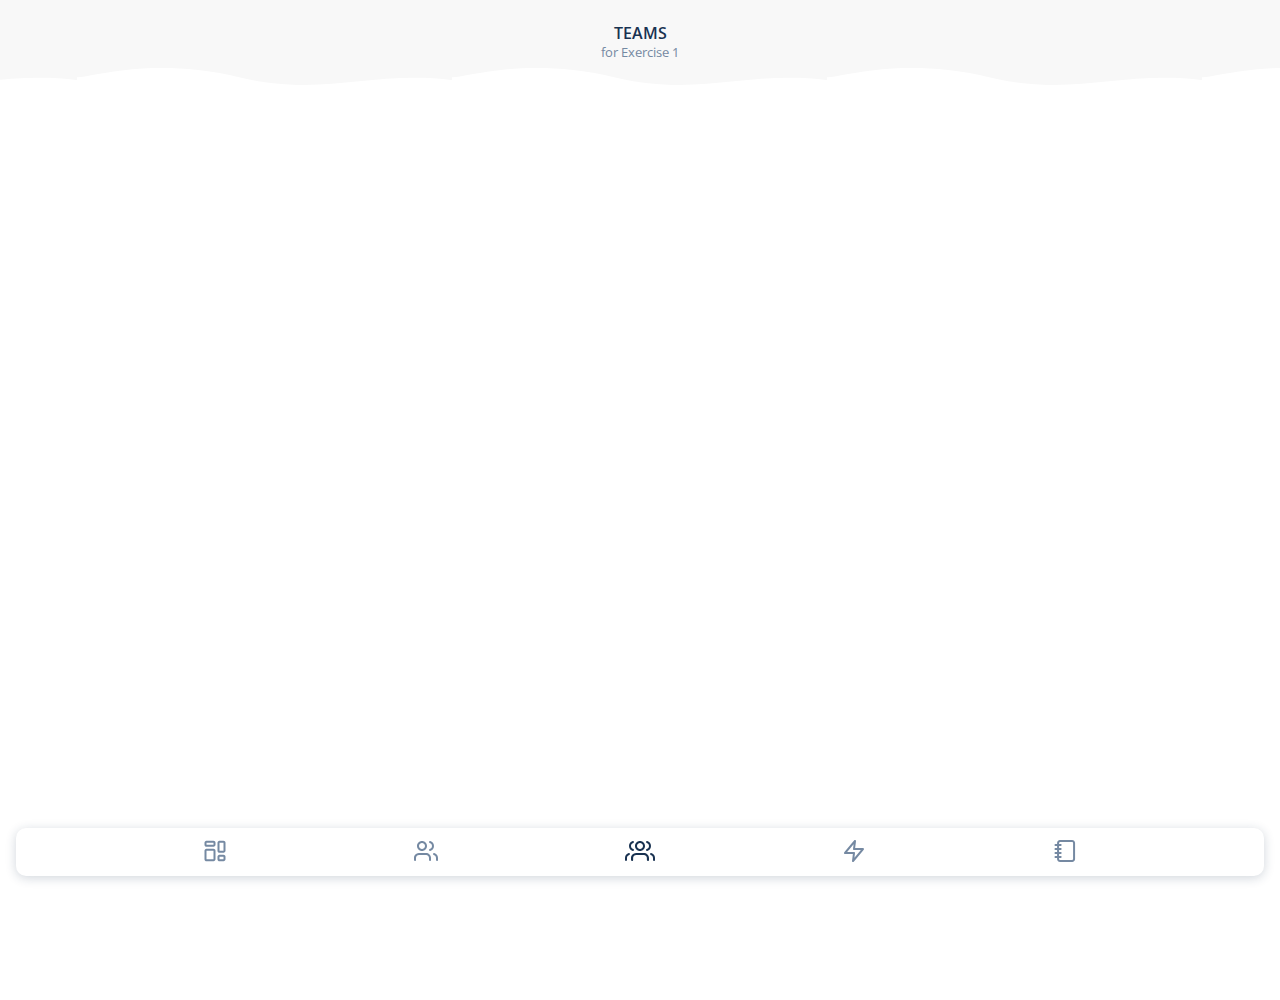
<file: src/teams.html>
<!DOCTYPE html>
<html lang="en">
  <head>
    <meta charset="UTF-8" />
    <meta http-equiv="X-UA-Compatible" content="IE=edge" />
    <meta name="viewport" content="width=device-width, initial-scale=1.0" />

    <link rel="preconnect" href="https://fonts.googleapis.com" />
    <link rel="preconnect" href="https://fonts.gstatic.com" crossorigin />
    <link
      href="https://fonts.googleapis.com/css2?family=Open+Sans:wght@400;600;700&display=swap"
      rel="stylesheet"
    />

    <link rel="stylesheet" href="./css/styles.css"/>
    <script defer src="javascript/teamsAPI.js"></script>
    <title>Teams</title>
  </head>

  <body>
    <header>
      <h1>TEAMS</h1>
      <p class="header-label">for Exercise 1</p>
    </header>

    <main>


    </main>

    <footer class="footer-buddys">
      <a href="/src/index.html">
        <svg
          class="not-active"
          width="24"
          height="24"
          viewBox="0 0 24 24"
          fill="none"
          xmlns="http://www.w3.org/2000/svg"
        >
          <path
            fill-rule="currentColor"
            d="M10.5 9.75C11.5544 9.75 12.4182 10.5659 12.4945 11.6007L12.5 11.75V20.25C12.5 21.3044 11.6841 22.1682 10.6493 22.2445L10.5 22.25H3.5C2.44564 22.25 1.58183 21.4341 1.50549 20.3993L1.5 20.25V11.75C1.5 10.6956 2.31588 9.83183 3.35074 9.75549L3.5 9.75H10.5ZM20.5 15.75C21.5544 15.75 22.4182 16.5659 22.4945 17.6007L22.5 17.75V20.25C22.5 21.3044 21.6841 22.1682 20.6493 22.2445L20.5 22.25H16.5C15.4456 22.25 14.5818 21.4341 14.5055 20.3993L14.5 20.25V17.75C14.5 16.6956 15.3159 15.8318 16.3507 15.7555L16.5 15.75H20.5ZM10.5 11.75H3.5V20.25H10.5V11.75ZM20.5 17.75H16.5V20.25H20.5V17.75ZM20.5 1.75C21.5544 1.75 22.4182 2.56588 22.4945 3.60074L22.5 3.75V11.75C22.5 12.8044 21.6841 13.6682 20.6493 13.7445L20.5 13.75H16.5C15.4456 13.75 14.5818 12.9341 14.5055 11.8993L14.5 11.75V3.75C14.5 2.69564 15.3159 1.83183 16.3507 1.75549L16.5 1.75H20.5ZM20.5 3.75H16.5V11.75H20.5V3.75ZM10.5 1.75C11.5544 1.75 12.4182 2.56588 12.4945 3.60074L12.5 3.75V5.75C12.5 6.80436 11.6841 7.66817 10.6493 7.74451L10.5 7.75H3.5C2.44564 7.75 1.58183 6.93412 1.50549 5.89926L1.5 5.75V3.75C1.5 2.69564 2.31588 1.83183 3.35074 1.75549L3.5 1.75H10.5ZM10.5 3.75H3.5V5.75H10.5V3.75Z"
          />
        </svg>
      </a>
      <a href="/src/buddys.html">
        <svg
          class="not-active"
          width="24"
          height="24"
          viewBox="0 0 24 24"
          fill="none"
          xmlns="http://www.w3.org/2000/svg"
        >
          <path
            d="M12 14.0002C14.6888 14.0002 16.8818 16.1226 16.9954 18.7834L17 19.0002V21.0002C17 21.5525 16.5523 22.0002 16 22.0002C15.4872 22.0002 15.0645 21.6142 15.0067 21.1169L15 21.0002V19.0002C15 17.4026 13.7511 16.0966 12.1763 16.0053L12 16.0002H5C3.40232 16.0002 2.09634 17.2492 2.00509 18.824L2 19.0002V21.0002C2 21.5525 1.55228 22.0002 1 22.0002C0.487164 22.0002 0.0644928 21.6142 0.00672773 21.1169L0 21.0002V19.0002C0 16.3115 2.12231 14.1184 4.78311 14.0049L5 14.0002H12ZM20.2552 14.0334C22.3885 14.5964 23.8951 16.508 23.9947 18.7255L24 18.956V21.0002C24 21.5525 23.5523 22.0002 23 22.0002C22.4872 22.0002 22.0645 21.6142 22.0067 21.1169L22 21.0002V18.9567C21.999 17.544 21.0679 16.3163 19.7448 15.9671C19.2108 15.8262 18.8922 15.2791 19.0331 14.7451C19.174 14.2111 19.7212 13.8924 20.2552 14.0334ZM8 2.00025C10.7614 2.00025 13 4.23882 13 7.00025C13 9.76167 10.7614 12.0002 8 12.0002C5.23858 12.0002 3 9.76167 3 7.00025C3 4.23882 5.23858 2.00025 8 2.00025ZM16.2562 2.03361C18.4649 2.61892 20 4.66566 20 7.00025C20 9.33483 18.4649 11.3816 16.2562 11.9669C15.7223 12.1084 15.1748 11.7903 15.0334 11.2564C14.8919 10.7225 15.21 10.1751 15.7439 10.0336C17.0657 9.68334 18 8.43755 18 7.00025C18 5.56294 17.0657 4.31715 15.7439 3.96688C15.21 3.82542 14.8919 3.27796 15.0334 2.7441C15.1748 2.21024 15.7223 1.89214 16.2562 2.03361ZM8 4.00025C6.34315 4.00025 5 5.34339 5 7.00025C5 8.6571 6.34315 10.0002 8 10.0002C9.65685 10.0002 11 8.6571 11 7.00025C11 5.34339 9.65685 4.00025 8 4.00025Z"
          />
        </svg>
      </a>
      <a href="/src/teams.html">
        <svg
          class="active"
          width="30"
          height="24"
          viewBox="0 0 30 24"
          fill="none"
          xmlns="http://www.w3.org/2000/svg"
        >
          <path
            d="M18.7059 14.0002C21.5528 14.0002 23.8749 16.1226 23.9951 18.7834L24 19.0002V21.0002C24 21.5525 23.5259 22.0002 22.9412 22.0002C22.3982 22.0002 21.9506 21.6142 21.8895 21.1169L21.8824 21.0002V19.0002C21.8824 17.4026 20.56 16.0966 18.8925 16.0053L18.7059 16.0002H11.2941C9.60246 16.0002 8.21965 17.2492 8.12304 18.824L8.11765 19.0002V21.0002C8.11765 21.5525 7.6436 22.0002 7.05882 22.0002C6.51582 22.0002 6.06829 21.6142 6.00712 21.1169L6 21.0002V19.0002C6 16.3115 8.24715 14.1184 11.0645 14.0049L11.2941 14.0002H18.7059ZM3.74482 14.0334C4.27882 13.8924 4.82596 14.2111 4.96689 14.7451C5.10783 15.2791 4.78918 15.8262 4.25518 15.9671C2.98959 16.3012 2.08273 17.4389 2.00536 18.7735L2 18.9567L2 21.0002L1.99327 21.1169C1.93551 21.6142 1.51284 22.0002 1 22.0002C0.487164 22.0002 0.0644928 21.6142 0.00672773 21.1169L0 21.0002V18.956L0.00525209 18.7255C0.104851 16.508 1.61151 14.5964 3.74482 14.0334ZM26.2554 14.0334C28.3887 14.5964 29.8954 16.508 29.995 18.7255L30.0002 18.956V21.0002C30.0002 21.5525 29.5525 22.0002 29.0002 22.0002C28.4874 22.0002 28.0647 21.6142 28.007 21.1169L28.0002 21.0002V18.9567C27.9992 17.544 27.0682 16.3163 25.7451 15.9671C25.2111 15.8262 24.8924 15.2791 25.0334 14.7451C25.1743 14.2111 25.7214 13.8924 26.2554 14.0334ZM15.0002 2.00025C17.7617 2.00025 20.0002 4.23882 20.0002 7.00025C20.0002 9.76167 17.7617 12.0002 15.0002 12.0002C12.2388 12.0002 10.0002 9.76167 10.0002 7.00025C10.0002 4.23882 12.2388 2.00025 15.0002 2.00025ZM7.74385 2.03361C8.27771 1.89214 8.82517 2.21024 8.96664 2.7441C9.1081 3.27796 8.79001 3.82542 8.25615 3.96688C6.93434 4.31715 6 5.56294 6 7.00025C6 8.43755 6.93434 9.68334 8.25615 10.0336C8.79001 10.1751 9.1081 10.7225 8.96664 11.2564C8.82517 11.7903 8.27771 12.1084 7.74385 11.9669C5.53506 11.3816 4 9.33483 4 7.00025C4 4.66566 5.53506 2.61892 7.74385 2.03361ZM22.2564 2.03361C24.4652 2.61892 26.0002 4.66566 26.0002 7.00025C26.0002 9.33483 24.4652 11.3816 22.2564 11.9669C21.7225 12.1084 21.1751 11.7903 21.0336 11.2564C20.8921 10.7225 21.2102 10.1751 21.7441 10.0336C23.0659 9.68334 24.0002 8.43755 24.0002 7.00025C24.0002 5.56294 23.0659 4.31715 21.7441 3.96688C21.2102 3.82542 20.8921 3.27796 21.0336 2.7441C21.1751 2.21024 21.7225 1.89214 22.2564 2.03361ZM15.0002 4.00025C13.3434 4.00025 12.0002 5.34339 12.0002 7.00025C12.0002 8.6571 13.3434 10.0002 15.0002 10.0002C16.6571 10.0002 18.0002 8.6571 18.0002 7.00025C18.0002 5.34339 16.6571 4.00025 15.0002 4.00025Z"
          />
        </svg>
      </a>
      <a href="/src/energy.html">
        <svg
          class="not-active"
          width="24"
          height="24"
          viewBox="0 0 24 24"
          fill="none"
          xmlns="http://www.w3.org/2000/svg"
        >
          <path
            d="M2.23369 13.3631L2.16585 13.4538C1.73382 14.1022 2.19261 15.0032 3.00191 15.0032H10.8679L10.0096 21.8792C9.88578 22.87 11.1309 23.4105 11.7701 22.6434L21.7701 10.6434L21.838 10.5526C22.27 9.90424 21.8112 9.00324 21.0019 9.00324H13.1349L13.9942 2.12727C14.118 1.13644 12.8729 0.59595 12.2337 1.36305L2.23369 13.3631ZM11.5859 5.26424L11.0096 9.8792L11.0018 9.99751C10.9977 10.544 11.4405 11.0032 12.0019 11.0032H18.8659L12.4169 18.7412L12.9942 14.1273L13.002 14.009C13.0061 13.4625 12.5633 13.0032 12.0019 13.0032H5.13691L11.5859 5.26424Z"
          />
        </svg>
      </a>
      <a href="/src/journal.html">
        <svg
          class="not-active"
          width="24"
          height="24"
          viewBox="0 0 24 24"
          fill="none"
          xmlns="http://www.w3.org/2000/svg"
        >
          <path
            d="M19.0714 1C20.6691 1 21.9751 2.24892 22.0663 3.82373L22.0714 4V20C22.0714 21.5977 20.8225 22.9037 19.2477 22.9949L19.0714 23H7.07143C5.47375 23 4.16777 21.7511 4.07652 20.1763L4.07143 20L4.071 19H2.5C1.94772 19 1.5 18.5523 1.5 18C1.5 17.4872 1.88604 17.0645 2.38338 17.0067L2.5 17H4.071V15H2.5C1.94772 15 1.5 14.5523 1.5 14C1.5 13.4872 1.88604 13.0645 2.38338 13.0067L2.5 13H4.071V11H2.5C1.94772 11 1.5 10.5523 1.5 10C1.5 9.48716 1.88604 9.06449 2.38338 9.00673L2.5 9H4.071V7H2.5C1.94772 7 1.5 6.55228 1.5 6C1.5 5.48716 1.88604 5.06449 2.38338 5.00673L2.5 5H4.071L4.07143 4C4.07143 2.40232 5.32035 1.09634 6.89516 1.00509L7.07143 1H19.0714ZM19.0714 3H7.07143C6.55859 3 6.13592 3.38604 6.07816 3.88338L6.07143 4L6.071 5H7.64286C8.19514 5 8.64286 5.44772 8.64286 6C8.64286 6.51284 8.25682 6.93551 7.75948 6.99327L7.64286 7H6.071V9H7.64286C8.19514 9 8.64286 9.44772 8.64286 10C8.64286 10.5128 8.25682 10.9355 7.75948 10.9933L7.64286 11H6.071V13H7.64286C8.19514 13 8.64286 13.4477 8.64286 14C8.64286 14.5128 8.25682 14.9355 7.75948 14.9933L7.64286 15H6.071V17H7.64286C8.19514 17 8.64286 17.4477 8.64286 18C8.64286 18.5128 8.25682 18.9355 7.75948 18.9933L7.64286 19H6.071L6.07143 20C6.07143 20.5128 6.45747 20.9355 6.95481 20.9933L7.07143 21H19.0714C19.5843 21 20.0069 20.614 20.0647 20.1166L20.0714 20V4C20.0714 3.48716 19.6854 3.06449 19.188 3.00673L19.0714 3Z"
          />
        </svg>
      </a>
    </footer>
  </body>
</html>
</file>
<file: src/css/styles.css>
@import "./base.css";

@import "./components/header.css";
@import "./components/footer.css";
@import "./components/infographic.css";
@import "./components/ratings.css";
@import "./components/teams-pairs.css";
</file>
